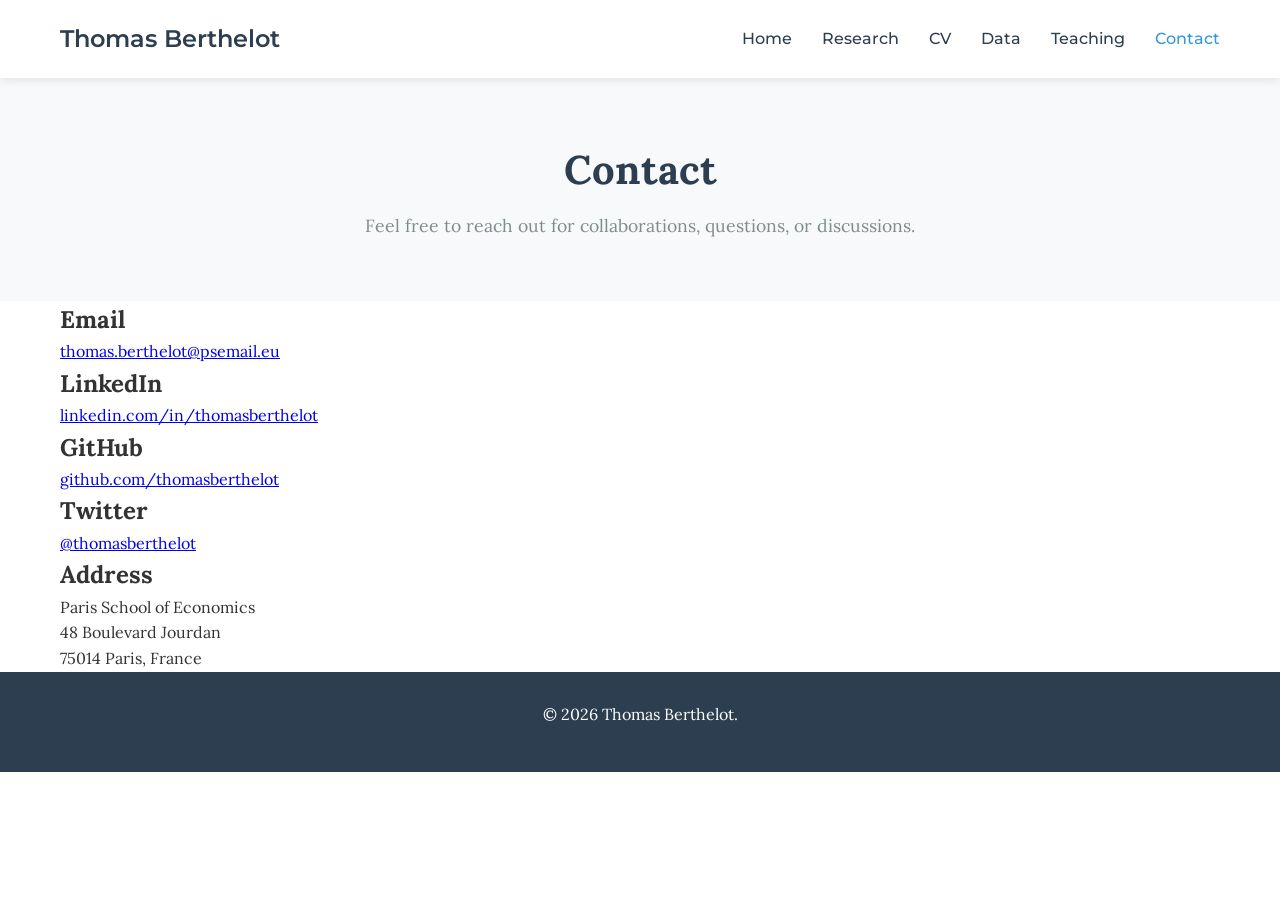
<file: contact.html>
<!DOCTYPE html>
<html lang="en">
<head>
  <meta charset="UTF-8">
  <meta name="viewport" content="width=device-width, initial-scale=1.0">
  <title>Contact | Thomas Berthelot</title>
  <link rel="stylesheet" href="style/main.css">
  <link rel="preconnect" href="https://fonts.googleapis.com">
  <link rel="preconnect" href="https://fonts.gstatic.com" crossorigin>
  <link href="https://fonts.googleapis.com/css2?family=Lora:wght@400;700&family=Montserrat:wght@300;400;600&display=swap" rel="stylesheet">
</head>
<body>
  <nav class="navbar">
    <div class="container">
      <a href="index.html" class="logo">Thomas Berthelot</a>
      <ul class="nav-links">
        <li><a href="index.html">Home</a></li>
        <li><a href="publications.html">Research</a></li>
        <li><a href="cv.html">CV</a></li>
        <li><a href="data.html">Data</a></li>
        <li><a href="teaching.html">Teaching</a></li>
        <li><a href="contact.html" class="active">Contact</a></li>
      </ul>
    </div>
  </nav>

  <section class="page-header">
    <div class="container">
      <h1>Contact</h1>
      <p>Feel free to reach out for collaborations, questions, or discussions.</p>
    </div>
  </section>

  <section class="contact">
    <div class="container">
      <div class="contact-grid">
        <div class="contact-card">
          <h2>Email</h2>
          <p><a href="mailto:thomas.berthelot@psemail.eu">thomas.berthelot@psemail.eu</a></p>
        </div>
        <div class="contact-card">
          <h2>LinkedIn</h2>
          <p><a href="https://linkedin.com/in/thomasberthelot" target="_blank">linkedin.com/in/thomasberthelot</a></p>
        </div>
        <div class="contact-card">
          <h2>GitHub</h2>
          <p><a href="https://github.com/thomasberthelot" target="_blank">github.com/thomasberthelot</a></p>
        </div>
        <div class="contact-card">
          <h2>Twitter</h2>
          <p><a href="https://twitter.com/thomasberthelot" target="_blank">@thomasberthelot</a></p>
        </div>
        <div class="contact-card">
          <h2>Address</h2>
          <p>Paris School of Economics<br>48 Boulevard Jourdan<br>75014 Paris, France</p>
        </div>
      </div>
    </div>
  </section>

  <footer class="footer">
    <div class="container">
      <p>&copy; 2026 Thomas Berthelot.</p>
    </div>
  </footer>
</body>
</html>
</file>
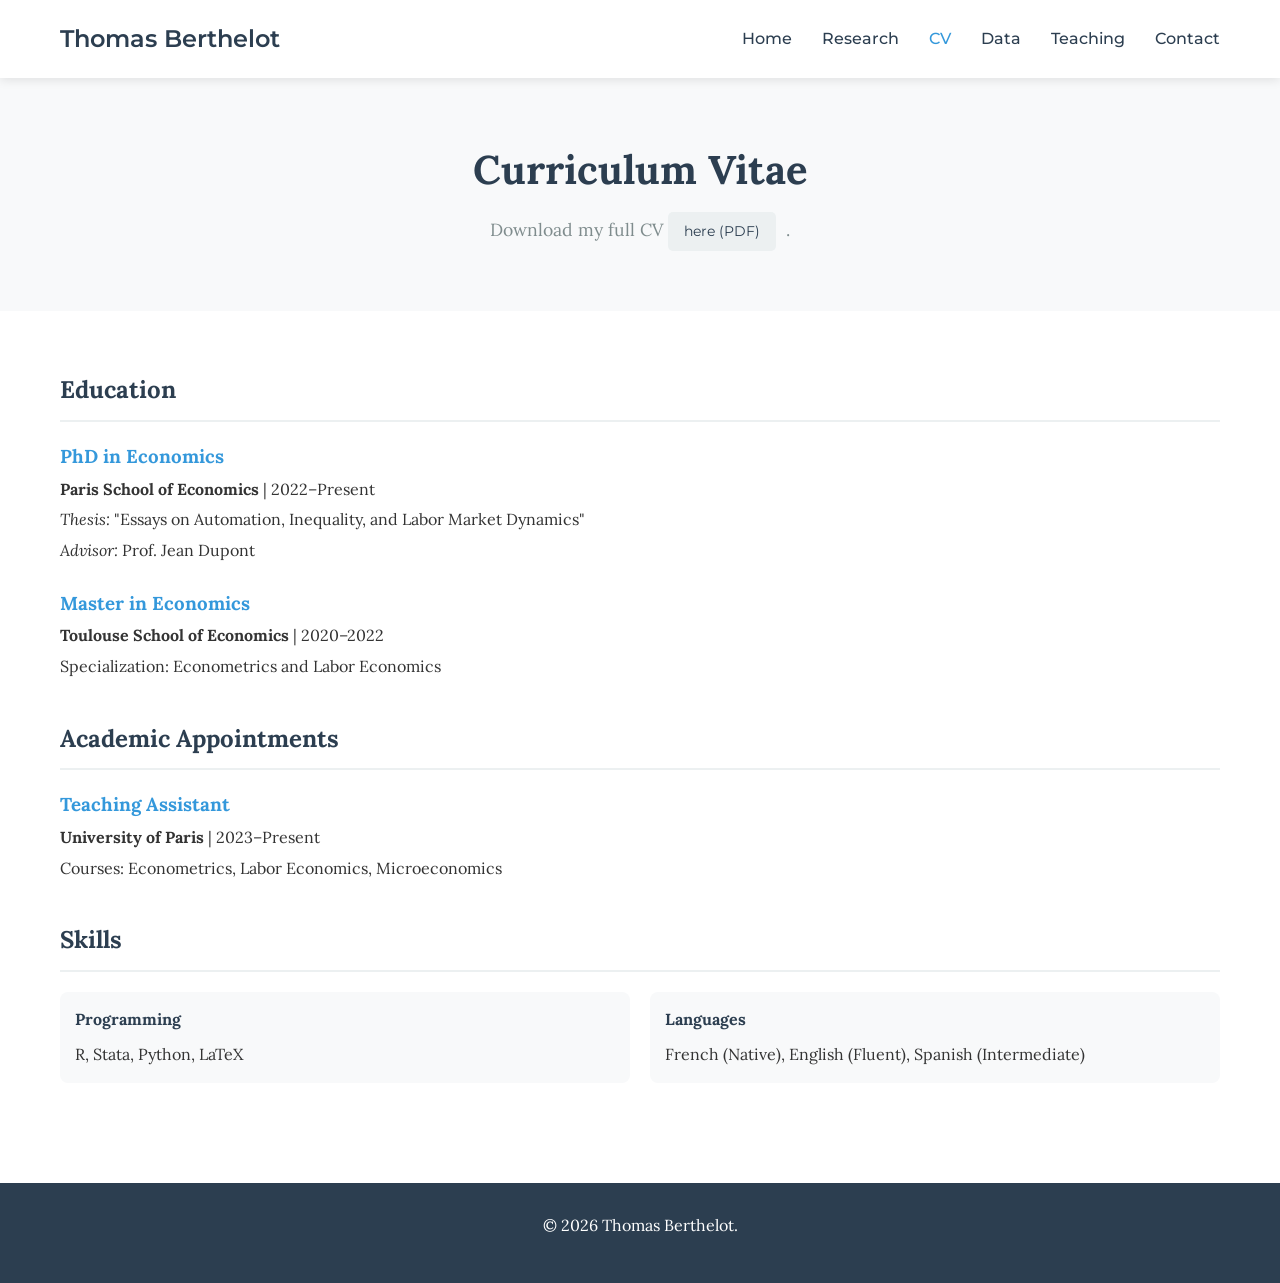
<file: cv.html>
<!DOCTYPE html>
<html lang="en">
<head>
  <meta charset="UTF-8">
  <meta name="viewport" content="width=device-width, initial-scale=1.0">
  <title>CV | Thomas Berthelot</title>
  <link rel="stylesheet" href="style/main.css">
  <link rel="preconnect" href="https://fonts.googleapis.com">
  <link rel="preconnect" href="https://fonts.gstatic.com" crossorigin>
  <link href="https://fonts.googleapis.com/css2?family=Lora:wght@400;700&family=Montserrat:wght@300;400;600&display=swap" rel="stylesheet">
</head>
<body>
  <nav class="navbar">
    <div class="container">
      <a href="index.html" class="logo">Thomas Berthelot</a>
      <ul class="nav-links">
        <li><a href="index.html">Home</a></li>
        <li><a href="publications.html">Research</a></li>
        <li><a href="cv.html" class="active">CV</a></li>
        <li><a href="data.html">Data</a></li>
        <li><a href="teaching.html">Teaching</a></li>
        <li><a href="contact.html">Contact</a></li>
      </ul>
    </div>
  </nav>

  <section class="page-header">
    <div class="container">
      <h1>Curriculum Vitae</h1>
      <p>Download my full CV <a href="assets/cv_thomas_berthelot.pdf" class="btn-small">here (PDF)</a>.</p>
    </div>
  </section>

  <section class="cv">
    <div class="container">
      <div class="cv-section">
        <h2>Education</h2>
        <div class="cv-item">
          <h3>PhD in Economics</h3>
          <p><strong>Paris School of Economics</strong> | 2022–Present</p>
          <p><em>Thesis:</em> "Essays on Automation, Inequality, and Labor Market Dynamics"</p>
          <p><em>Advisor:</em> Prof. Jean Dupont</p>
        </div>
        <div class="cv-item">
          <h3>Master in Economics</h3>
          <p><strong>Toulouse School of Economics</strong> | 2020–2022</p>
          <p>Specialization: Econometrics and Labor Economics</p>
        </div>
      </div>

      <div class="cv-section">
        <h2>Academic Appointments</h2>
        <div class="cv-item">
          <h3>Teaching Assistant</h3>
          <p><strong>University of Paris</strong> | 2023–Present</p>
          <p>Courses: Econometrics, Labor Economics, Microeconomics</p>
        </div>
      </div>

      <div class="cv-section">
        <h2>Skills</h2>
        <div class="skills-grid">
          <div class="skill">
            <h4>Programming</h4>
            <p>R, Stata, Python, LaTeX</p>
          </div>
          <div class="skill">
            <h4>Languages</h4>
            <p>French (Native), English (Fluent), Spanish (Intermediate)</p>
          </div>
        </div>
      </div>
    </div>
  </section>

  <footer class="footer">
    <div class="container">
      <p>&copy; 2026 Thomas Berthelot.</p>
    </div>
  </footer>
</body>
</html>
</file>
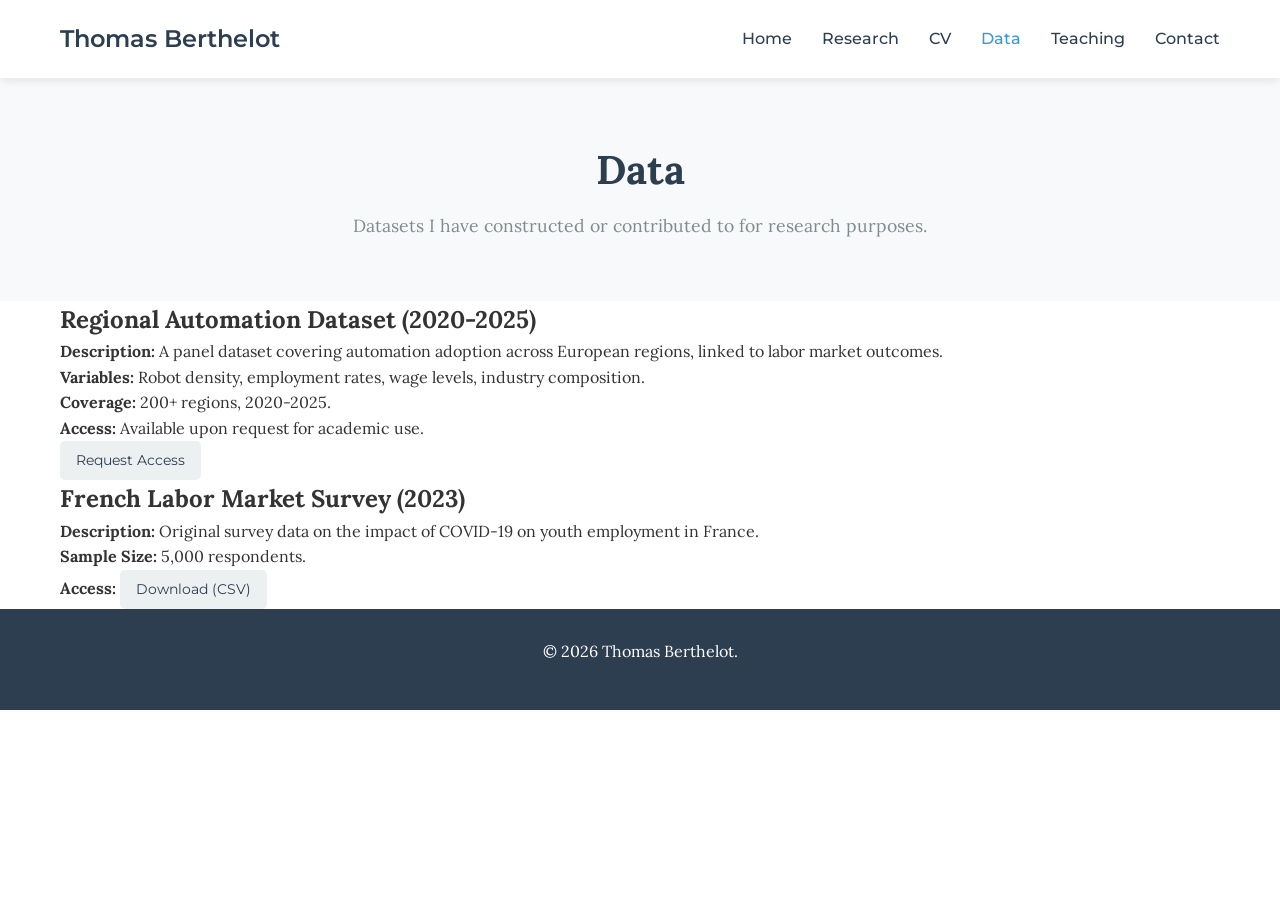
<file: data.html>
<!DOCTYPE html>
<html lang="en">
<head>
  <meta charset="UTF-8">
  <meta name="viewport" content="width=device-width, initial-scale=1.0">
  <title>Data | Thomas Berthelot</title>
  <link rel="stylesheet" href="style/main.css">
  <link rel="preconnect" href="https://fonts.googleapis.com">
  <link rel="preconnect" href="https://fonts.gstatic.com" crossorigin>
  <link href="https://fonts.googleapis.com/css2?family=Lora:wght@400;700&family=Montserrat:wght@300;400;600&display=swap" rel="stylesheet">
</head>
<body>
  <nav class="navbar">
    <div class="container">
      <a href="index.html" class="logo">Thomas Berthelot</a>
      <ul class="nav-links">
        <li><a href="index.html">Home</a></li>
        <li><a href="publications.html">Research</a></li>
        <li><a href="cv.html">CV</a></li>
        <li><a href="data.html" class="active">Data</a></li>
        <li><a href="teaching.html">Teaching</a></li>
        <li><a href="contact.html">Contact</a></li>
      </ul>
    </div>
  </nav>

  <section class="page-header">
    <div class="container">
      <h1>Data</h1>
      <p>Datasets I have constructed or contributed to for research purposes.</p>
    </div>
  </section>

  <section class="data-section">
    <div class="container">
      <div class="data-item">
        <h2>Regional Automation Dataset (2020-2025)</h2>
        <p><strong>Description:</strong> A panel dataset covering automation adoption across European regions, linked to labor market outcomes.</p>
        <p><strong>Variables:</strong> Robot density, employment rates, wage levels, industry composition.</p>
        <p><strong>Coverage:</strong> 200+ regions, 2020-2025.</p>
        <p><strong>Access:</strong> Available upon request for academic use.</p>
        <a href="contact.html" class="btn-small">Request Access</a>
      </div>

      <div class="data-item">
        <h2>French Labor Market Survey (2023)</h2>
        <p><strong>Description:</strong> Original survey data on the impact of COVID-19 on youth employment in France.</p>
        <p><strong>Sample Size:</strong> 5,000 respondents.</p>
        <p><strong>Access:</strong> <a href="assets/data/french_labor_survey.csv" class="btn-small">Download (CSV)</a></p>
      </div>
    </div>
  </section>

  <footer class="footer">
    <div class="container">
      <p>&copy; 2026 Thomas Berthelot.</p>
    </div>
  </footer>
</body>
</html>
</file>
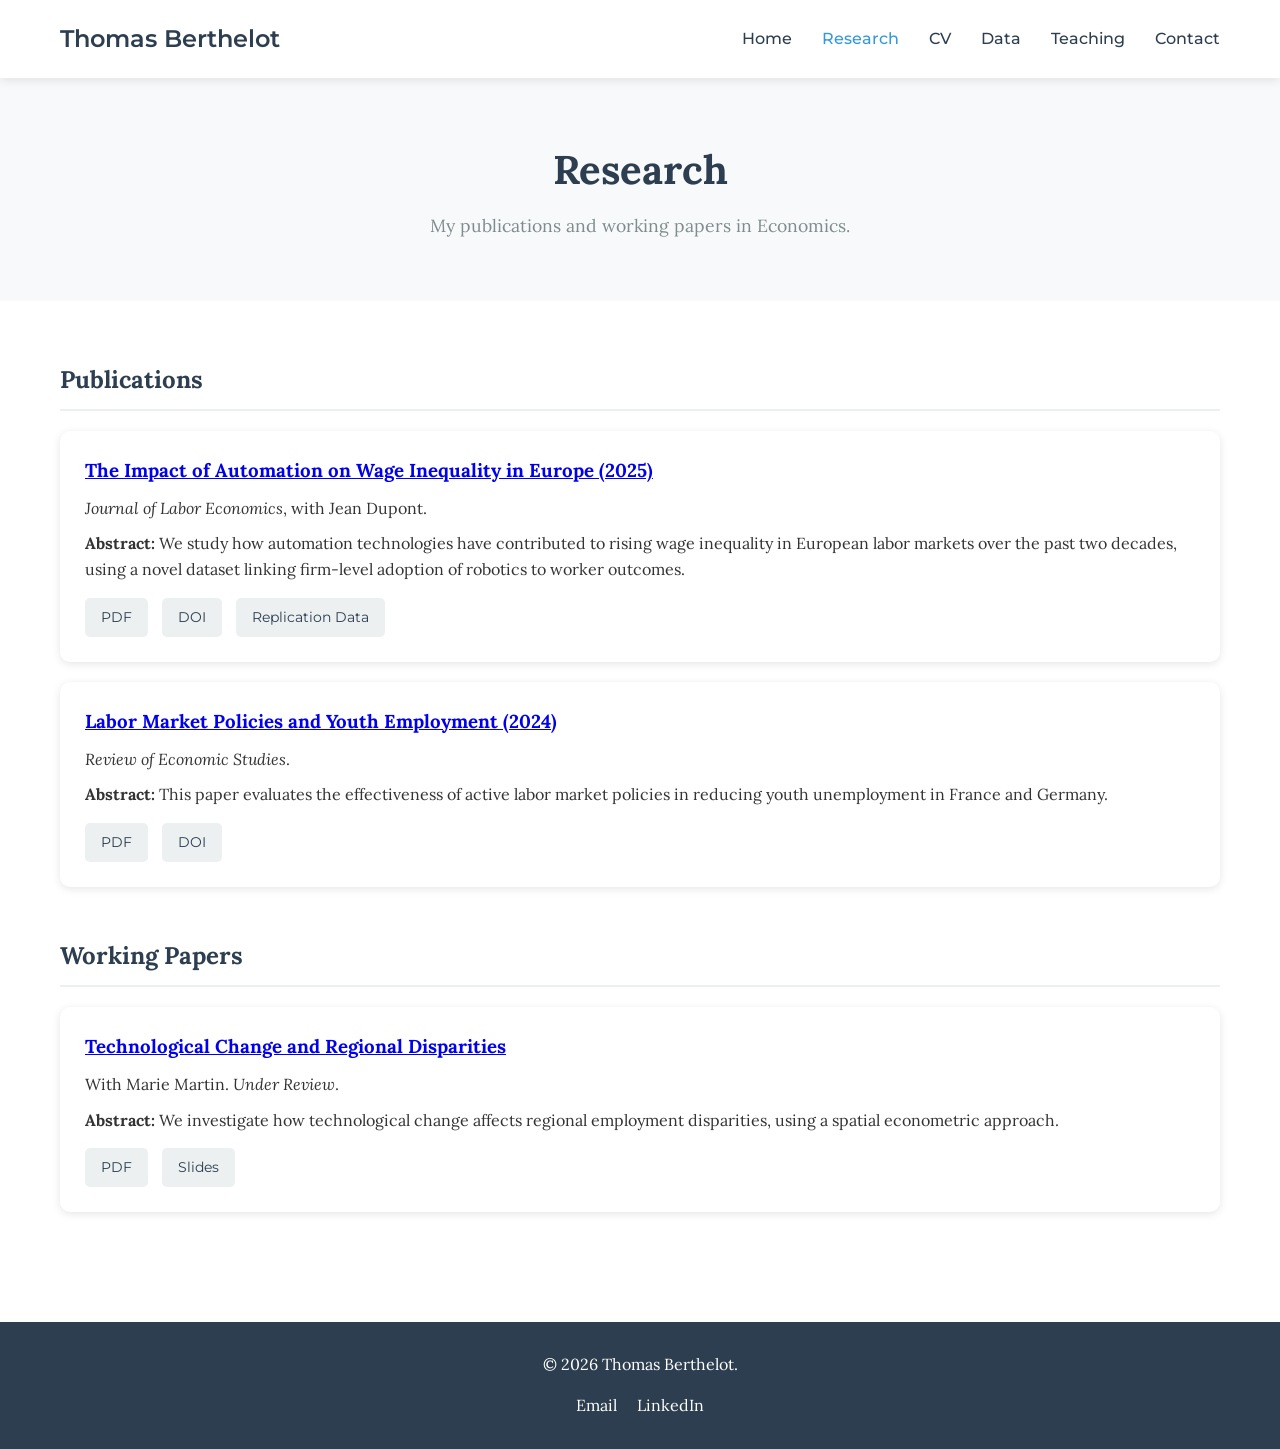
<file: publications.html>
<!DOCTYPE html>
<html lang="en">
<head>
  <meta charset="UTF-8">
  <meta name="viewport" content="width=device-width, initial-scale=1.0">
  <title>Research | Thomas Berthelot</title>
  <link rel="stylesheet" href="style/main.css">
  <link rel="preconnect" href="https://fonts.googleapis.com">
  <link rel="preconnect" href="https://fonts.gstatic.com" crossorigin>
  <link href="https://fonts.googleapis.com/css2?family=Lora:wght@400;700&family=Montserrat:wght@300;400;600&display=swap" rel="stylesheet">
</head>
<body>
  <nav class="navbar">
    <div class="container">
      <a href="index.html" class="logo">Thomas Berthelot</a>
      <ul class="nav-links">
        <li><a href="index.html">Home</a></li>
        <li><a href="publications.html" class="active">Research</a></li>
        <li><a href="cv.html">CV</a></li>
        <li><a href="data.html">Data</a></li>
        <li><a href="teaching.html">Teaching</a></li>
        <li><a href="contact.html">Contact</a></li>
      </ul>
    </div>
  </nav>

  <section class="page-header">
    <div class="container">
      <h1>Research</h1>
      <p>My publications and working papers in Economics.</p>
    </div>
  </section>

  <section class="publications">
    <div class="container">
      <!-- Publications -->
      <div class="section">
        <h2>Publications</h2>
        <div class="pub-item">
          <h3><a href="assets/papers/inequality_2025.pdf" target="_blank">The Impact of Automation on Wage Inequality in Europe (2025)</a></h3>
          <p><em>Journal of Labor Economics</em>, with Jean Dupont.</p>
          <p><strong>Abstract:</strong> We study how automation technologies have contributed to rising wage inequality in European labor markets over the past two decades, using a novel dataset linking firm-level adoption of robotics to worker outcomes.</p>
          <div class="pub-links">
            <a href="assets/papers/inequality_2025.pdf" class="btn-small">PDF</a>
            <a href="#" class="btn-small">DOI</a>
            <a href="#" class="btn-small">Replication Data</a>
          </div>
        </div>
        <div class="pub-item">
          <h3><a href="#">Labor Market Policies and Youth Employment (2024)</a></h3>
          <p><em>Review of Economic Studies</em>.</p>
          <p><strong>Abstract:</strong> This paper evaluates the effectiveness of active labor market policies in reducing youth unemployment in France and Germany.</p>
          <div class="pub-links">
            <a href="#" class="btn-small">PDF</a>
            <a href="#" class="btn-small">DOI</a>
          </div>
        </div>
      </div>

      <!-- Working Papers -->
      <div class="section">
        <h2>Working Papers</h2>
        <div class="pub-item">
          <h3><a href="#">Technological Change and Regional Disparities</a></h3>
          <p>With Marie Martin. <em>Under Review</em>.</p>
          <p><strong>Abstract:</strong> We investigate how technological change affects regional employment disparities, using a spatial econometric approach.</p>
          <div class="pub-links">
            <a href="#" class="btn-small">PDF</a>
            <a href="#" class="btn-small">Slides</a>
          </div>
        </div>
      </div>
    </div>
  </section>

  <footer class="footer">
    <div class="container">
      <p>&copy; 2026 Thomas Berthelot.</p>
      <div class="social-links">
        <a href="mailto:thomas.berthelot@email.com">Email</a>
        <a href="https://linkedin.com/in/thomasberthelot">LinkedIn</a>
      </div>
    </div>
  </footer>
</body>
</html>
</file>
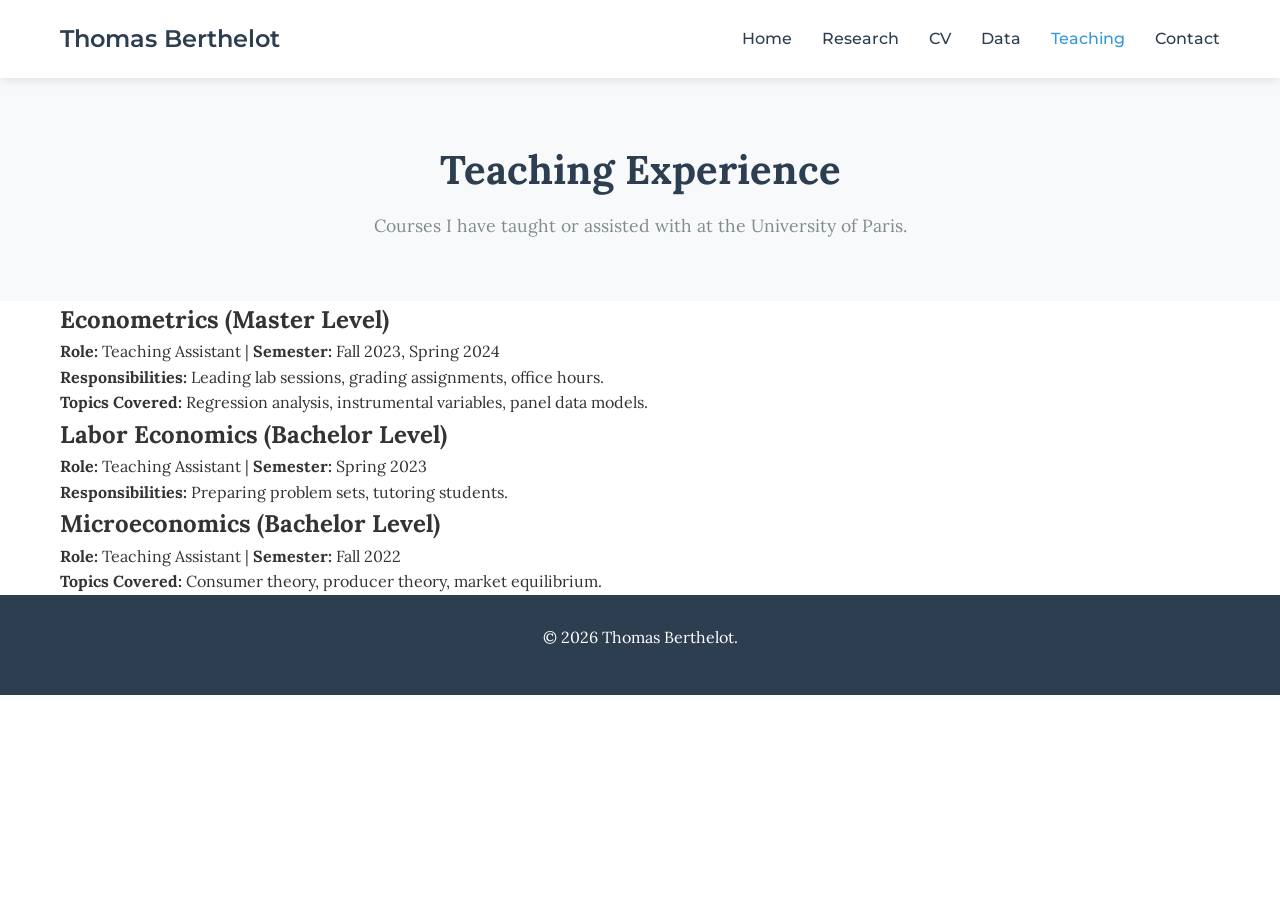
<file: teaching.html>
<!DOCTYPE html>
<html lang="en">
<head>
  <meta charset="UTF-8">
  <meta name="viewport" content="width=device-width, initial-scale=1.0">
  <title>Teaching | Thomas Berthelot</title>
  <link rel="stylesheet" href="style/main.css">
  <link rel="preconnect" href="https://fonts.googleapis.com">
  <link rel="preconnect" href="https://fonts.gstatic.com" crossorigin>
  <link href="https://fonts.googleapis.com/css2?family=Lora:wght@400;700&family=Montserrat:wght@300;400;600&display=swap" rel="stylesheet">
</head>
<body>
  <nav class="navbar">
    <div class="container">
      <a href="index.html" class="logo">Thomas Berthelot</a>
      <ul class="nav-links">
        <li><a href="index.html">Home</a></li>
        <li><a href="publications.html">Research</a></li>
        <li><a href="cv.html">CV</a></li>
        <li><a href="data.html">Data</a></li>
        <li><a href="teaching.html" class="active">Teaching</a></li>
        <li><a href="contact.html">Contact</a></li>
      </ul>
    </div>
  </nav>

  <section class="page-header">
    <div class="container">
      <h1>Teaching Experience</h1>
      <p>Courses I have taught or assisted with at the University of Paris.</p>
    </div>
  </section>

  <section class="teaching">
    <div class="container">
      <div class="course">
        <h2>Econometrics (Master Level)</h2>
        <p><strong>Role:</strong> Teaching Assistant | <strong>Semester:</strong> Fall 2023, Spring 2024</p>
        <p><strong>Responsibilities:</strong> Leading lab sessions, grading assignments, office hours.</p>
        <p><strong>Topics Covered:</strong> Regression analysis, instrumental variables, panel data models.</p>
      </div>

      <div class="course">
        <h2>Labor Economics (Bachelor Level)</h2>
        <p><strong>Role:</strong> Teaching Assistant | <strong>Semester:</strong> Spring 2023</p>
        <p><strong>Responsibilities:</strong> Preparing problem sets, tutoring students.</p>
      </div>

      <div class="course">
        <h2>Microeconomics (Bachelor Level)</h2>
        <p><strong>Role:</strong> Teaching Assistant | <strong>Semester:</strong> Fall 2022</p>
        <p><strong>Topics Covered:</strong> Consumer theory, producer theory, market equilibrium.</p>
      </div>
    </div>
  </section>

  <footer class="footer">
    <div class="container">
      <p>&copy; 2026 Thomas Berthelot.</p>
    </div>
  </footer>
</body>
</html>
</file>
<file: style/main.css>
/* ===== Variables ===== */
:root {
  --primary-color: #2c3e50;
  --secondary-color: #3498db;
  --light-color: #ecf0f1;
  --dark-color: #2c3e50;
  --text-color: #333;
  --text-light: #7f8c8d;
  --font-main: 'Lora', serif;
  --font-secondary: 'Montserrat', sans-serif;
  --max-width: 1200px;
  --padding: 0 20px;
}

/* ===== Reset ===== */
* {
  margin: 0;
  padding: 0;
  box-sizing: border-box;
}

body {
  font-family: var(--font-main);
  color: var(--text-color);
  line-height: 1.6;
  background-color: #fff;
}

.container {
  width: 100%;
  max-width: var(--max-width);
  margin: 0 auto;
  padding: var(--padding);
}

/* ===== Navigation ===== */
.navbar {
  background-color: #fff;
  box-shadow: 0 2px 10px rgba(0, 0, 0, 0.1);
  padding: 20px 0;
  position: sticky;
  top: 0;
  z-index: 100;
}

.navbar .container {
  display: flex;
  justify-content: space-between;
  align-items: center;
}

.logo {
  font-family: var(--font-secondary);
  font-size: 1.5rem;
  font-weight: 600;
  color: var(--primary-color);
  text-decoration: none;
}

.nav-links {
  display: flex;
  list-style: none;
  gap: 30px;
}

.nav-links a {
  text-decoration: none;
  color: var(--dark-color);
  font-family: var(--font-secondary);
  font-weight: 500;
  transition: color 0.3s;
}

.nav-links a:hover, .nav-links a.active {
  color: var(--secondary-color);
}

/* ===== Hero Section ===== */
.hero {
  padding: 80px 0;
  background-color: #f8f9fa;
}

.hero-content {
  display: flex;
  align-items: center;
  gap: 50px;
}

.hero-text {
  flex: 1;
}

.hero-text h1 {
  font-size: 2.5rem;
  color: var(--primary-color);
  margin-bottom: 10px;
}

.hero-text .title {
  font-size: 1.5rem;
  color: var(--secondary-color);
  font-weight: 600;
  margin-bottom: 10px;
}

.hero-text .affiliation {
  font-size: 1.1rem;
  color: var(--text-light);
  margin-bottom: 20px;
}

.hero-text .bio {
  margin-bottom: 30px;
  font-size: 1.1rem;
}

.hero-image {
  flex: 1;
  text-align: center;
}

.hero-image img {
  max-width: 100%;
  border-radius: 10px;
  box-shadow: 0 5px 15px rgba(0, 0, 0, 0.1);
}

/* ===== Buttons ===== */
.btn {
  display: inline-block;
  background-color: var(--secondary-color);
  color: #fff;
  padding: 12px 24px;
  border-radius: 5px;
  text-decoration: none;
  font-family: var(--font-secondary);
  font-weight: 600;
  transition: background-color 0.3s;
}

.btn:hover {
  background-color: #2980b9;
}

.btn-small {
  display: inline-block;
  background-color: var(--light-color);
  color: var(--primary-color);
  padding: 8px 16px;
  border-radius: 5px;
  text-decoration: none;
  font-family: var(--font-secondary);
  font-size: 0.9rem;
  margin-right: 10px;
  transition: background-color 0.3s;
}

.btn-small:hover {
  background-color: #dfe6e9;
}

/* ===== About Section ===== */
.about {
  padding: 60px 0;
}

.about h2 {
  text-align: center;
  margin-bottom: 40px;
  font-size: 2rem;
  color: var(--primary-color);
}

.about-grid {
  display: grid;
  grid-template-columns: repeat(auto-fit, minmax(300px, 1fr));
  gap: 30px;
}

.about-card {
  background-color: #fff;
  padding: 30px;
  border-radius: 10px;
  box-shadow: 0 3px 10px rgba(0, 0, 0, 0.1);
}

.about-card h3 {
  color: var(--secondary-color);
  margin-bottom: 15px;
}

/* ===== Publications ===== */
.publications {
  padding: 60px 0;
}

.publications .section {
  margin-bottom: 50px;
}

.publications h2 {
  color: var(--primary-color);
  margin-bottom: 20px;
  padding-bottom: 10px;
  border-bottom: 2px solid var(--light-color);
}

.pub-item {
  background-color: #fff;
  padding: 25px;
  border-radius: 10px;
  box-shadow: 0 2px 8px rgba(0, 0, 0, 0.1);
  margin-bottom: 20px;
}

.pub-item h3 {
  margin-bottom: 10px;
  color: var(--primary-color);
}

.pub-item p {
  margin-bottom: 10px;
}

.pub-links {
  margin-top: 15px;
}

/* ===== CV ===== */
.cv {
  padding: 60px 0;
}

.cv-section {
  margin-bottom: 40px;
}

.cv-section h2 {
  color: var(--primary-color);
  margin-bottom: 20px;
  padding-bottom: 10px;
  border-bottom: 2px solid var(--light-color);
}

.cv-item {
  margin-bottom: 25px;
}

.cv-item h3 {
  color: var(--secondary-color);
  margin-bottom: 5px;
}

.cv-item p {
  margin-bottom: 5px;
}

.skills-grid {
  display: grid;
  grid-template-columns: repeat(auto-fit, minmax(250px, 1fr));
  gap: 20px;
  margin-top: 20px;
}

.skill {
  background-color: #f8f9fa;
  padding: 15px;
  border-radius: 8px;
}

.skill h4 {
  color: var(--primary-color);
  margin-bottom: 10px;
}

/* ===== Page Header ===== */
.page-header {
  padding: 60px 0;
  background-color: #f8f9fa;
  text-align: center;
}

.page-header h1 {
  font-size: 2.5rem;
  color: var(--primary-color);
  margin-bottom: 10px;
}

.page-header p {
  font-size: 1.1rem;
  color: var(--text-light);
}

/* ===== Footer ===== */
.footer {
  background-color: var(--primary-color);
  color: #fff;
  padding: 30px 0;
  text-align: center;
}

.footer p {
  margin-bottom: 15px;
}

.social-links {
  display: flex;
  justify-content: center;
  gap: 20px;
}

.social-links a {
  color: #fff;
  text-decoration: none;
  transition: color 0.3s;
}

.social-links a:hover {
  color: var(--secondary-color);
}

/* ===== Responsive ===== */
@media (max-width: 768px) {
  .hero-content {
    flex-direction: column;
    text-align: center;
  }

  .hero-text {
    margin-bottom: 30px;
  }

  .nav-links {
    display: none; /* À remplacer par un menu hamburger si besoin */
  }

  .about-grid {
    grid-template-columns: 1fr;
  }
}
</file>
